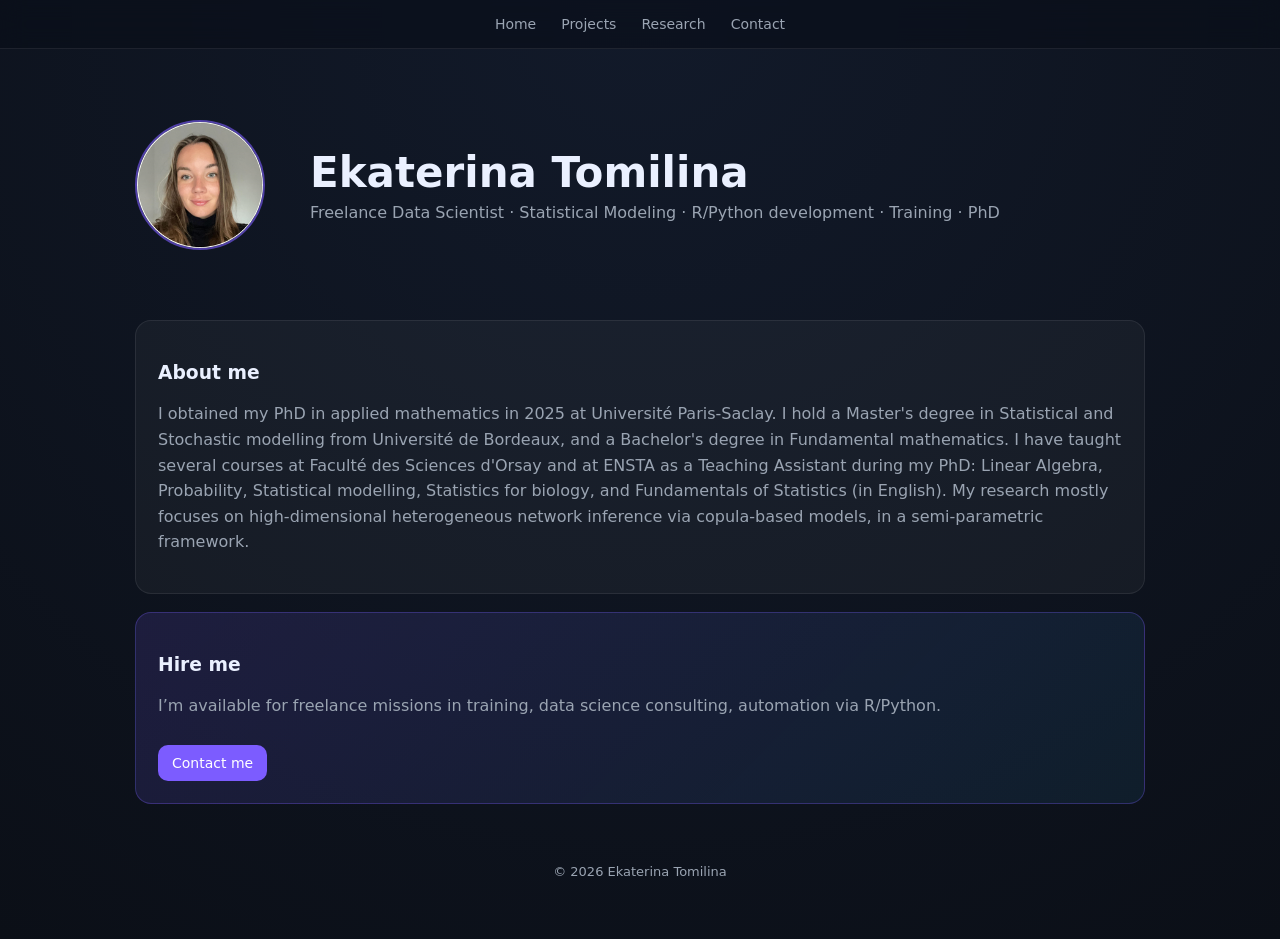
<file: index.html>
<!DOCTYPE html>
<html>
<head>
  <title>Ekaterina Tomilina</title>
  <link rel="stylesheet" href="style.css">
</head>

<body>

<div class="nav">
  <a href="index.html">Home</a>
  <a href="projects.html">Projects</a>
  <a href="research.html">Research</a>
  <a href="contact.html">Contact</a>
</div>

<div class="container">

  <div class="hero">
    <img src="square_photo.png" class="photo">

    <div>
      <h1>Ekaterina Tomilina</h1>
      <div class="sub">Freelance Data Scientist · Statistical Modeling · R/Python development · Training · PhD</div>
     
    </div>
  </div>

  <div class="grid">

    <div class="card full">
      <h3>About me</h3>
      <p>
        I obtained my PhD in applied mathematics in 2025 at Université Paris-Saclay. I hold a Master's degree in Statistical and Stochastic modelling from Université de Bordeaux, and a Bachelor's degree in Fundamental mathematics.

        I have taught several courses at Faculté des Sciences d'Orsay and at ENSTA as a Teaching Assistant during my PhD: Linear Algebra, Probability, Statistical modelling, Statistics for biology, and Fundamentals of Statistics (in English). My research mostly focuses on high-dimensional heterogeneous network inference via copula-based models, in a semi-parametric framework.
      </p>
    </div>

    <!-- HIRE ME SECTION -->
    <div class="card full hire">
      <h3>Hire me</h3>
      <p>
        I’m available for freelance missions in training, data science consulting, automation via R/Python.
      </p>

      <a class="button" href="contact.html">Contact me</a>
    </div>

  </div>

  <div class="footer">
    © 2026 Ekaterina Tomilina
  </div>

</div>

</body>
</html>
</file>
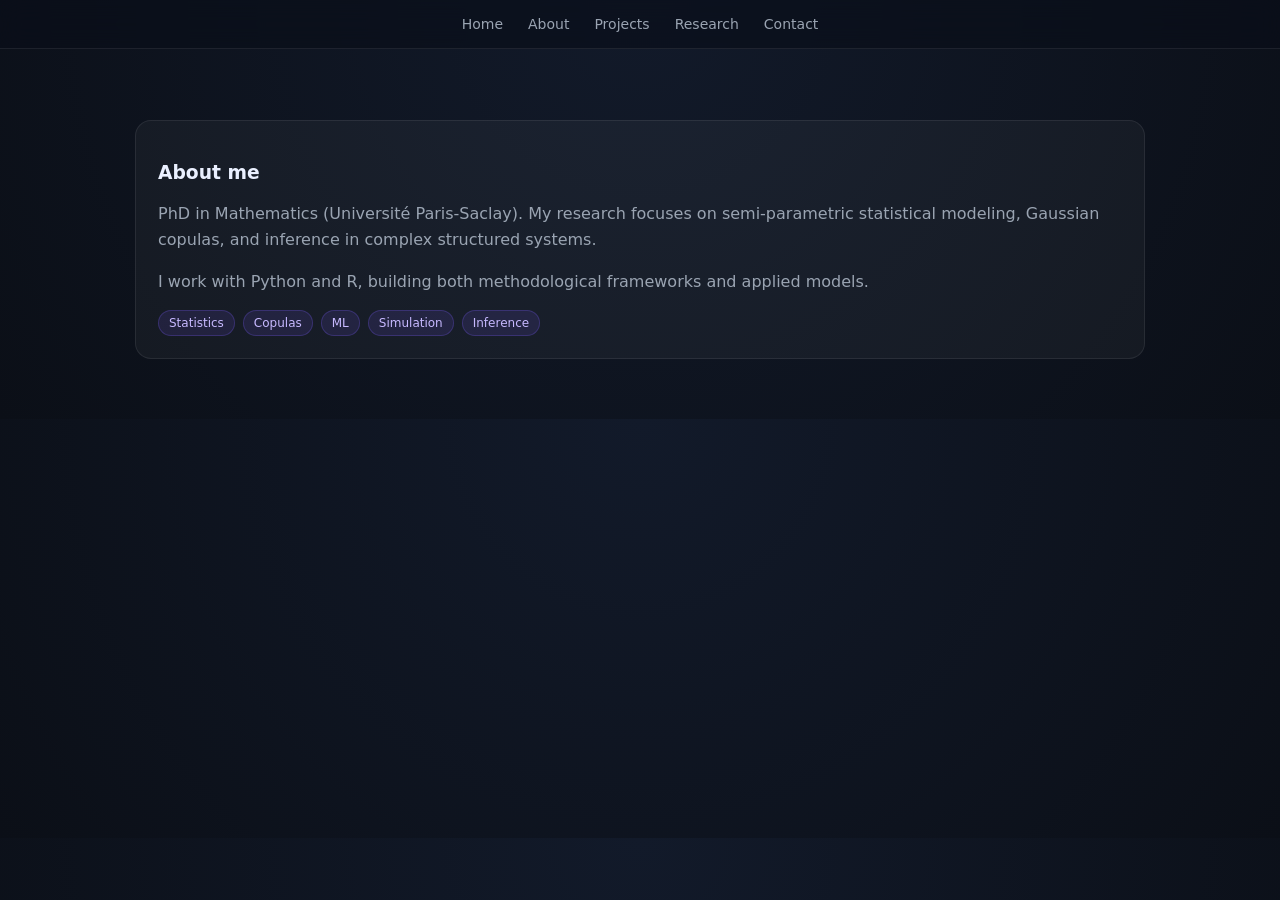
<file: about.html>
<!DOCTYPE html>
<html>
<head>
  <title>About</title>
  <link rel="stylesheet" href="style.css">
</head>

<body>

<div class="nav">
  <a href="index.html">Home</a>
  <a href="about.html">About</a>
  <a href="projects.html">Projects</a>
  <a href="research.html">Research</a>
  <a href="contact.html">Contact</a>
</div>

<div class="container">

  <div class="card full">
    <h3>About me</h3>
    <p>
      PhD in Mathematics (Université Paris-Saclay).
      My research focuses on semi-parametric statistical modeling, Gaussian copulas,
      and inference in complex structured systems.
    </p>

    <p>
      I work with Python and R, building both methodological frameworks and applied models.
    </p>

    <div class="tags">
      <div class="tag">Statistics</div>
      <div class="tag">Copulas</div>
      <div class="tag">ML</div>
      <div class="tag">Simulation</div>
      <div class="tag">Inference</div>
    </div>
  </div>

</div>

</body>
</html>
</file>
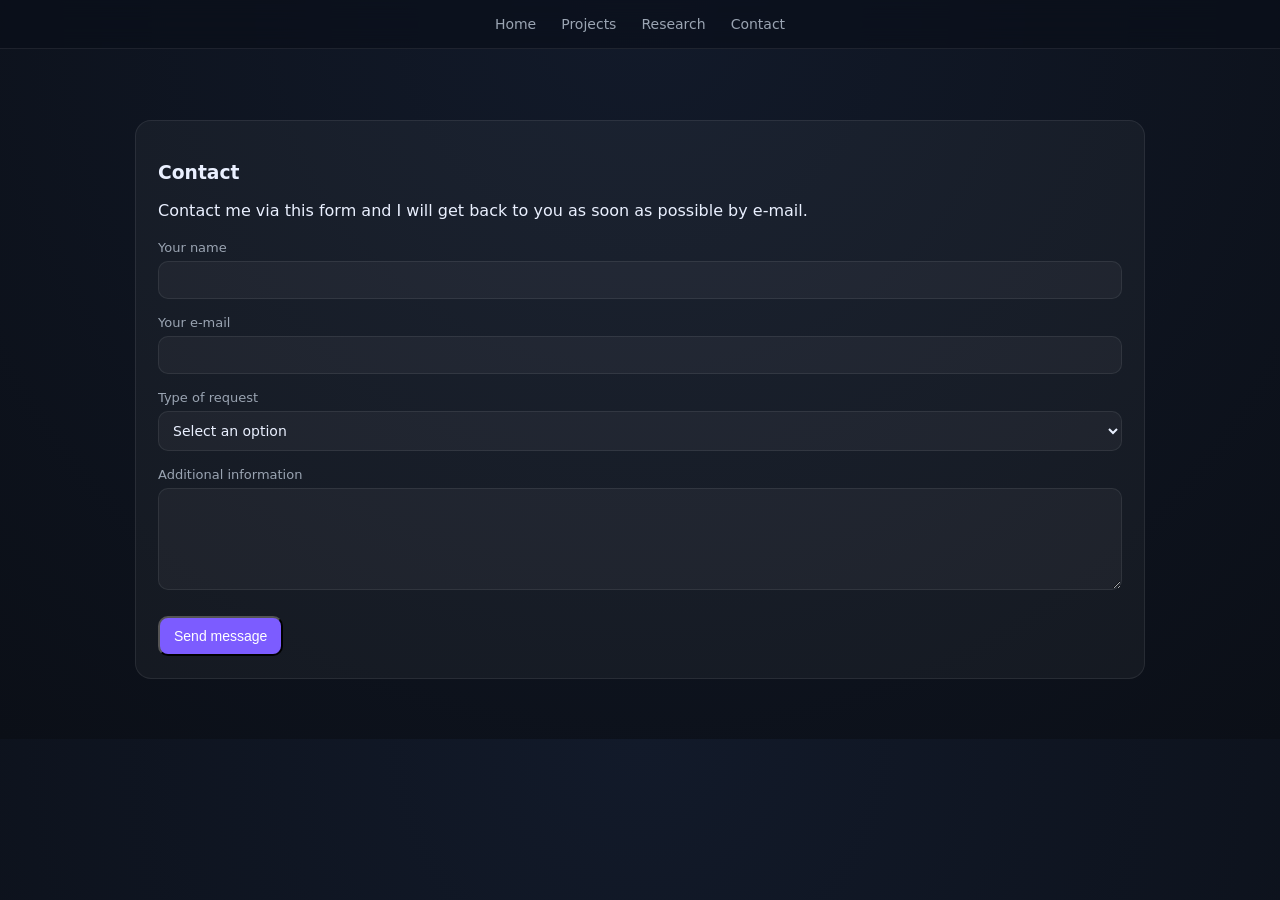
<file: contact.html>
<!DOCTYPE html>
<html>
<head>
  <title>Contact</title>
  <link rel="stylesheet" href="style.css">
</head>

<body>

<div class="nav">
  <a href="index.html">Home</a>
  <a href="projects.html">Projects</a>
  <a href="research.html">Research</a>
  <a href="contact.html">Contact</a>
</div>

<div class="container">
<div class="card full">
  <h3>Contact</h3>
  Contact me via this form and I will get back to you as soon as possible by e-mail.
  <form action="https://formspree.io/f/meedwelj" method="POST" class="contact-form">

    <div class="form-group">
      <label>Your name</label>
      <input type="text" name="name" required>
    </div>

    <div class="form-group">
      <label>Your e-mail</label>
      <input type="email" name="email" required>
    </div>
    
    <div class="form-group">
      <label>Type of request</label>
      <select name="request_type" required>
        <option value="">Select an option</option>
        <option value="data_science">Training</option>
        <option value="statistical_modeling">Statistical consulting</option>
        <option value="automation">Automation via R or Python tool</option>
        <option value="other">Other</option>
      </select>
    </div>
    
    <div class="form-group">
      <label>Additional information</label>
      <textarea name="message" rows="5" required></textarea>
    </div>

    <button type="submit" class="button">Send message</button>

  </form>

</div>
</div>

</body>
</html>
</file>
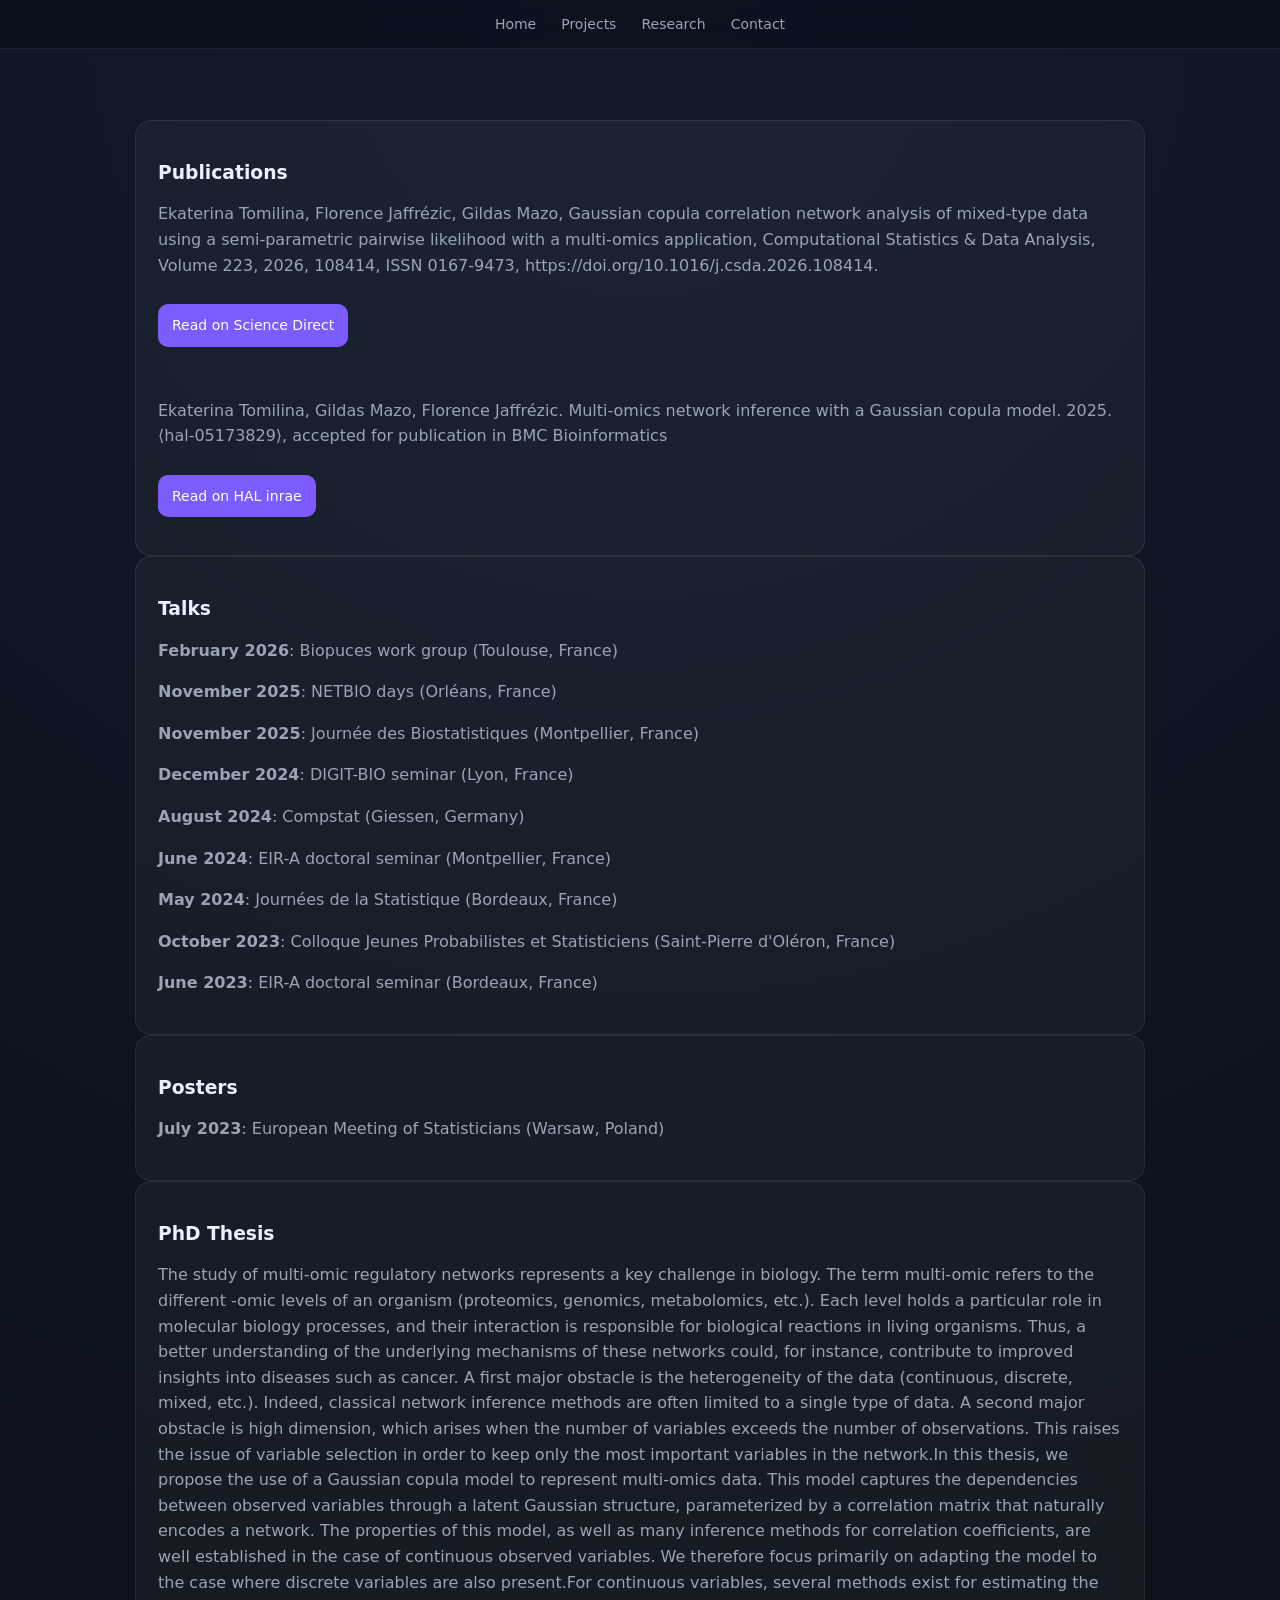
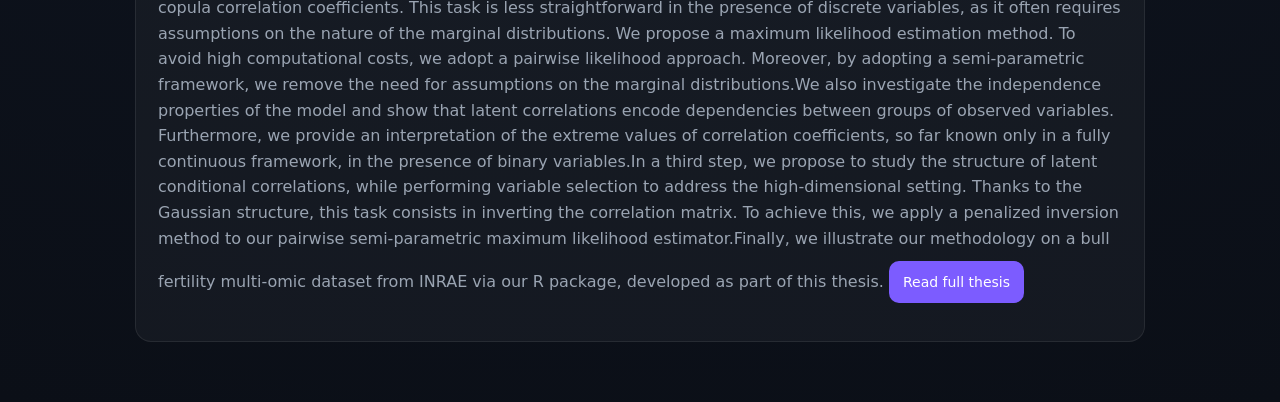
<file: research.html>
<!DOCTYPE html>
<html>
<head>
  <title>Research</title>
  <link rel="stylesheet" href="style.css">
</head>

<body>

<div class="nav">
  <a href="index.html">Home</a>
  <a href="projects.html">Projects</a>
  <a href="research.html">Research</a>
  <a href="contact.html">Contact</a>
</div>

<div class="container">
  <div class="card full">
    <h3>Publications</h3>
    <p> Ekaterina Tomilina, Florence Jaffrézic, Gildas Mazo,
Gaussian copula correlation network analysis of mixed-type data using a semi-parametric pairwise likelihood with a multi-omics application,
Computational Statistics & Data Analysis,
Volume 223,
2026,
108414,
ISSN 0167-9473,
https://doi.org/10.1016/j.csda.2026.108414.
      </p>
       <p>
      <a class="button"  href="https://www.sciencedirect.com/science/article/pii/S0167947326000836?dgcid=author" > Read on Science Direct</a>
    </p>
<br>
<p>
  Ekaterina Tomilina, Gildas Mazo, Florence Jaffrézic. Multi-omics network inference with a Gaussian copula model. 2025. ⟨hal-05173829⟩,
  accepted for publication in BMC Bioinformatics
</p>
    <p>
  <a class="button"  href="https://hal.inrae.fr/hal-05173829"> Read on HAL inrae</a>
</p>
    
  </div>

  <div class="card full">
    <h3>Talks</h3>
    <p> <strong>February 2026</strong>: Biopuces work group (Toulouse, France)</p>
    <p> <strong>November 2025</strong>: NETBIO days (Orléans, France)</p>
    <p> <strong>November 2025</strong>: Journée des Biostatistiques (Montpellier, France)</p>
    <p> <strong>December 2024</strong>: DIGIT-BIO seminar (Lyon, France)</p>
    <p> <strong>August 2024</strong>: Compstat (Giessen, Germany)</p>
    <p> <strong>June 2024</strong>: EIR-A doctoral seminar (Montpellier, France)</p>
    <p> <strong> May 2024</strong>: Journées de la Statistique (Bordeaux, France)</p>
    <p> <strong>October 2023</strong>: Colloque Jeunes Probabilistes et Statisticiens (Saint-Pierre d'Oléron, France)</p>
    <p> <strong>June 2023</strong>: EIR-A doctoral seminar (Bordeaux, France)</p>
  </div>

  <div class="card full">
    <h3>Posters</h3>
    <p><strong>July 2023</strong>: European Meeting of Statisticians (Warsaw, Poland)</p>
  </div>

  <div class="card full">
    <h3>PhD Thesis</h3>
    <p>
      The study of multi-omic regulatory networks represents a key challenge in biology. The term multi-omic refers to the different -omic levels of an organism (proteomics, genomics, metabolomics, etc.). 
      Each level holds a particular role in molecular biology processes, and their interaction is responsible for biological reactions in living organisms. Thus, a better understanding of the underlying mechanisms of these networks could, for instance, contribute to improved insights into diseases such as cancer. 
      A first major obstacle is the heterogeneity of the data (continuous, discrete, mixed, etc.). Indeed, classical network inference methods are often limited to a single type of data. 
      A second major obstacle is high dimension, which arises when the number of variables exceeds the number of observations. This raises the issue of variable selection in order to keep only the most important variables in the network.In this thesis, we propose the use of a Gaussian copula model to represent multi-omics data. 
      This model captures the dependencies between observed variables through a latent Gaussian structure, parameterized by a correlation matrix that naturally encodes a network. The properties of this model, as well as many inference methods for correlation coefficients, are well established in the case of continuous observed variables. We therefore focus primarily on adapting the model to the case where discrete variables are also present.For continuous variables, several methods exist for estimating the copula correlation coefficients. 
      This task is less straightforward in the presence of discrete variables, as it often requires assumptions on the nature of the marginal distributions. We propose a maximum likelihood estimation method. To avoid high computational costs, we adopt a pairwise likelihood approach. Moreover, by adopting a semi-parametric framework, we remove the need for assumptions on the marginal distributions.We also investigate the independence properties of the model and show that latent correlations encode dependencies between groups of observed variables.
      Furthermore, we provide an interpretation of the extreme values of correlation coefficients, so far known only in a fully continuous framework, in the presence of binary variables.In a third step, we propose to study the structure of latent conditional correlations, while performing variable selection to address the high-dimensional setting.
      Thanks to the Gaussian structure, this task consists in inverting the correlation matrix. To achieve this, we apply a penalized inversion method to our pairwise semi-parametric maximum likelihood estimator.Finally, we illustrate our methodology on a bull fertility multi-omic dataset from INRAE via our R package, developed as part of this thesis.
      <a class="button" href="https://theses.hal.science/tel-05411173" > Read full thesis </a>
    </p>
  </div>

</div>

</body>
</html>
</file>
<file: style.css>
:root {
  --bg: #0b0f17;
  --card: rgba(255,255,255,0.04);
  --text: #eaf0ff;
  --muted: #9aa4b2;
  --accent: #7c5cff;
  --accent2: #38bdf8;
  --border: rgba(255,255,255,0.08);
}

* {
  box-sizing: border-box;
}

body {
  margin: 0;
  font-family: Inter, system-ui;
  background: radial-gradient(circle at top, #121a2a, var(--bg));
  color: var(--text);
}

/* NAV */
.nav {
  position: fixed;
  top: 0;
  width: 100%;
  display: flex;
  justify-content: center;
  gap: 25px;
  padding: 16px 0;
  background: rgba(10,14,25,0.65);
  backdrop-filter: blur(12px);
  border-bottom: 1px solid var(--border);
  z-index: 100;
}

.nav a {
  color: var(--muted);
  text-decoration: none;
  font-size: 14px;
}

.nav a:hover {
  color: var(--text);
}

/* LAYOUT */
.container {
  max-width: 1050px;
  margin: 0 auto;
  padding: 120px 20px 60px;
}

/* HERO */
.hero {
  display: grid;
  grid-template-columns: 140px 1fr;
  gap: 35px;
  align-items: center;
  margin-bottom: 70px;
}

.photo {
  width: 130px;
  height: 130px;
  border-radius: 50%;
  object-fit: cover;
  border: 2px solid rgba(124,92,255,0.6);
}

h1 {
  font-size: 42px;
  margin: 0;
}

.sub {
  color: var(--muted);
  margin-top: 6px;
}

p {
  color: var(--muted);
  line-height: 1.6;
}

/* CARDS */
.grid {
  display: grid;
  grid-template-columns: 1fr 1fr;
  gap: 18px;
}

.card {
  background: var(--card);
  border: 1px solid var(--border);
  border-radius: 16px;
  padding: 22px;
  transition: 0.25s;
}

.card:hover {
  transform: translateY(-4px);
  border-color: rgba(124,92,255,0.5);
}

.full {
  grid-column: 1 / -1;
}

/* TAGS */
.tags {
  display: flex;
  flex-wrap: wrap;
  gap: 8px;
  margin-top: 10px;
}

.tag {
  font-size: 12px;
  padding: 5px 10px;
  border-radius: 999px;
  background: rgba(124,92,255,0.12);
  border: 1px solid rgba(124,92,255,0.25);
  color: #c7b9ff;
}

/* HIRE ME BOX */
.hire {
  background: linear-gradient(135deg, rgba(124,92,255,0.15), rgba(56,189,248,0.08));
  border: 1px solid rgba(124,92,255,0.3);
}

.button {
  display: inline-block;
  margin-top: 10px;
  padding: 10px 14px;
  border-radius: 10px;
  background: var(--accent);
  color: white;
  text-decoration: none;
  font-size: 14px;
}

/* FOOTER */
.footer {
  margin-top: 60px;
  text-align: center;
  color: var(--muted);
  font-size: 13px;
}

/* RESPONSIVE */
@media (max-width: 800px) {
  .hero {
    grid-template-columns: 1fr;
    text-align: center;
  }

  .grid {
    grid-template-columns: 1fr;
  }
}

.contact-form {
  margin-top: 20px;
}

.form-group {
  margin-bottom: 16px;
  display: flex;
  flex-direction: column;
}

label {
  font-size: 13px;
  color: var(--muted);
  margin-bottom: 6px;
}

input, textarea {
  background: rgba(255,255,255,0.04);
  border: 1px solid var(--border);
  border-radius: 10px;
  padding: 10px;
  color: var(--text);
  font-family: inherit;
  font-size: 14px;
}

input:focus, textarea:focus {
  outline: none;
  border-color: var(--accent);
}

select {
  background: rgba(255,255,255,0.04);
  border: 1px solid var(--border);
  border-radius: 10px;
  padding: 10px;
  color: var(--text);
  font-family: inherit;
  font-size: 14px;
}

select:focus {
  outline: none;
  border-color: var(--accent);
}
</file>
